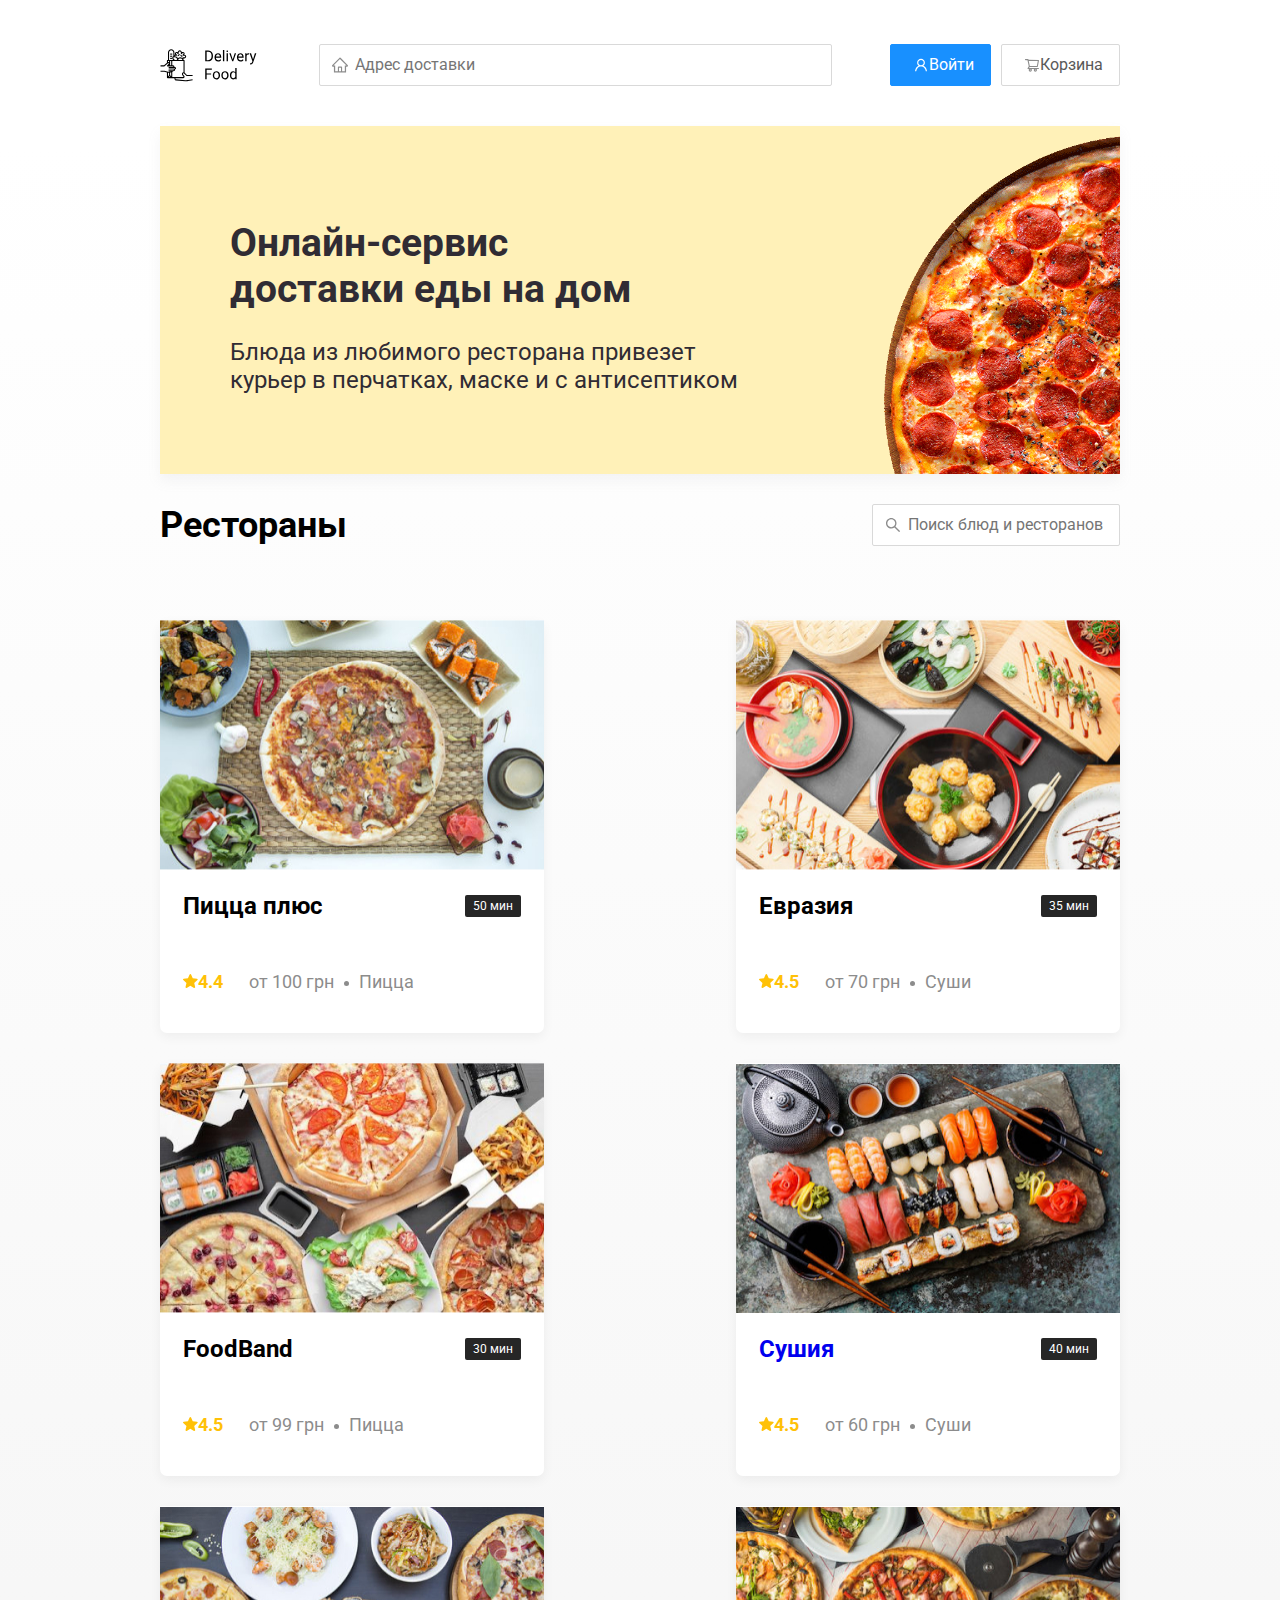
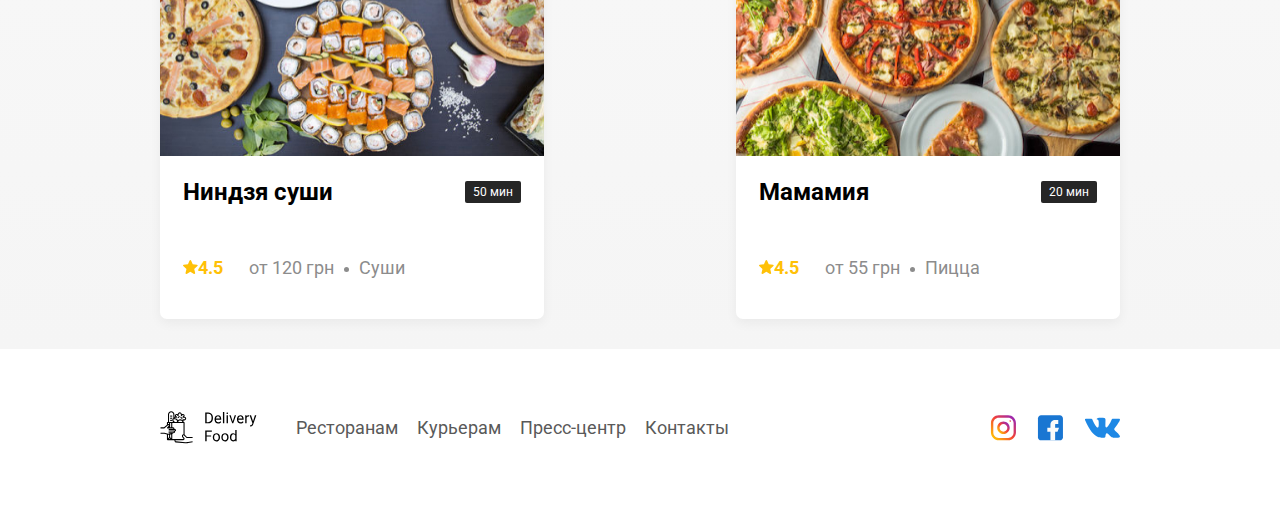
<file: alina/css/css/index.html>
<meta charset="utf-8">
<head>
  <title>Сушия - доставка еды на дом</title>
  <link href="https://fonts.googleapis.com/css2?family=Roboto:wght@400;700&display=swap" rel="stylesheet">
  <link rel="stylesheet" href="normalize.css">
  <link rel="stylesheet" href="style.css">
</head>
<body>
<div class="container">
  <header class="header">
    <a href="index.html" class="logo">
        <img src="image/logo.svg" alt="Logo"/>
    </a>
    <input type="text" class="input input-address" placeholder="Адрес доставки"/>
    <div class="buttons">
      <button class="button button-primary">
        <img src="./image/icon container.svg" alt="user" class="button-icon"/>
        <span class="button-text">Войти</span>
      </button>
      <button class="button">
        <img src="./image/icon container2.svg" alt="user2" class="button-icon"/>
        <span class="button-text">Корзина</span>
      </button>
    </div>
  </header>
</div>
<main class="main">
  <div class="container">
    <section class="promo">
      <h1 class="promo-title">Онлайн-сервис <br/> доставки еды на дом</h1>
      <p class="promo-text">Блюда из любимого ресторана привезет курьер в перчатках, маске и с антисептиком</p>
    </section>
    <section class="restaurants">
      <div class="section-heading">
        <h2 class="section-title">Рестораны</h2>
        <input type="text" class="input input-search" placeholder="Поиск блюд и ресторанов">
        </input>
      </div>
      <div class="cards">
        <div class="card">
          <img src="./image/card.jpg" alt="image" class="card-image"/>
          <div class="card-text">
            <div class="card-heading">
              <h3 class="card-title">Пицца плюс</h3>
              <span class="card-tag tag">50 мин</span>
            </div>
            <div class="card-info">
              <div class="rating"><img src="./image/star.svg" alt="rating">4.4</div>
              <div class="price">от 100 грн</div>
              <div class="category">Пицца</div>
            </div>
          </div>
        </div>
        <div class="card">
          <img src="./image/card2.jpg" alt="image" class="card-image"/>
          <div class="card-text">
            <div class="card-heading">
              <h3 class="card-title"> Евразия</h3>
              <span class="card-tag tag">35 мин</span>
            </div>
            <div class="card-info">
              <div class="rating"><img src="./image/star.svg" alt="rating">4.5</div>
              <div class="price">от 70 грн</div>
              <div class="category">Суши</div>
            </div>
          </div>
        </div>
        <div class="card">
          <img src="./image/card3.jpg" alt="image" class="card-image"/>
          <div class="card-text">
            <div class="card-heading">
              <h3 class="card-title">FoodBand</h3>
              <span class="card-tag tag">30 мин</span>
            </div>
            <div class="card-info">
              <div class="rating"><img src="./image/star.svg" alt="rating">4.5</div>
              <div class="price">от 99 грн</div>
              <div class="category">Пицца</div>
            </div>
          </div>
        </div>
        <a href="restaurant.html" class="card">
          <img src="./image/card4.jpg" alt="image" class="card-image"/>
          <div class="card-text">
            <div class="card-heading">
              <h3 class="card-title">Сушия</h3>
              <span class="card-tag tag">40 мин</span>
            </div>
            <div class="card-info">
              <div class="rating"><img src="./image/star.svg" alt="rating">4.5</div>
              <div class="price">от 60 грн</div>
              <div class="category">Суши</div>
            </div>
          </div>
        </a>
        <div class="card">
          <img src="./image/card5.jpg" alt="image" class="card-image"/>
          <div class="card-text">
            <div class="card-heading">
              <h3 class="card-title">Ниндзя суши</h3>
              <span class="card-tag tag">50 мин</span>
            </div>
            <div class="card-info">
              <div class="rating"><img src="./image/star.svg" alt="rating">4.5</div>
              <div class="price">от 120 грн</div>
              <div class="category">Суши</div>
            </div>
          </div>
        </div>
        <div class="card">
          <img src="./image/card6.jpg" alt="image" class="card-image"/>
          <div class="card-text">
            <div class="card-heading">
              <h3 class="card-title">Мамамия</h3>
              <span class="card-tag tag">20 мин</span>
            </div>
            <div class="card-info">
              <div class="rating"><img src="./image/star.svg" alt="rating">4.5</div>
              <div class="price">от 55 грн</div>
              <div class="category">Пицца</div>
            </div>
          </div>
        </div>
      </div>
    </section>
  </div>
</main>
<footer class="footer">
  <div class="container">
    <div class="footer-block">
      <img src="./image/logo.svg" alt="logo" class="logo footer-logo">
      <nav class="footer-nav">
        <a href="#" class="footer-link">Ресторанам</a>
        <a href="#" class="footer-link">Курьерам</a>
        <a href="#" class="footer-link">Пресс-центр</a>
        <a href="#" class="footer-link">Контакты</a>
      </nav>
      <div class="social-links">
        <a href="#" class="social-link"><img src="./image/instagram.svg" alt="instagram"></a>
        <a href="#" class="social-link"><img src="./image/facebook.svg" alt="facebook"></a>
        <a href="#" class="social-link"><img src="./image/vk.svg" alt="vk"></a>
      </div>
    </div>
  </div>
</footer>
</body>
</file>
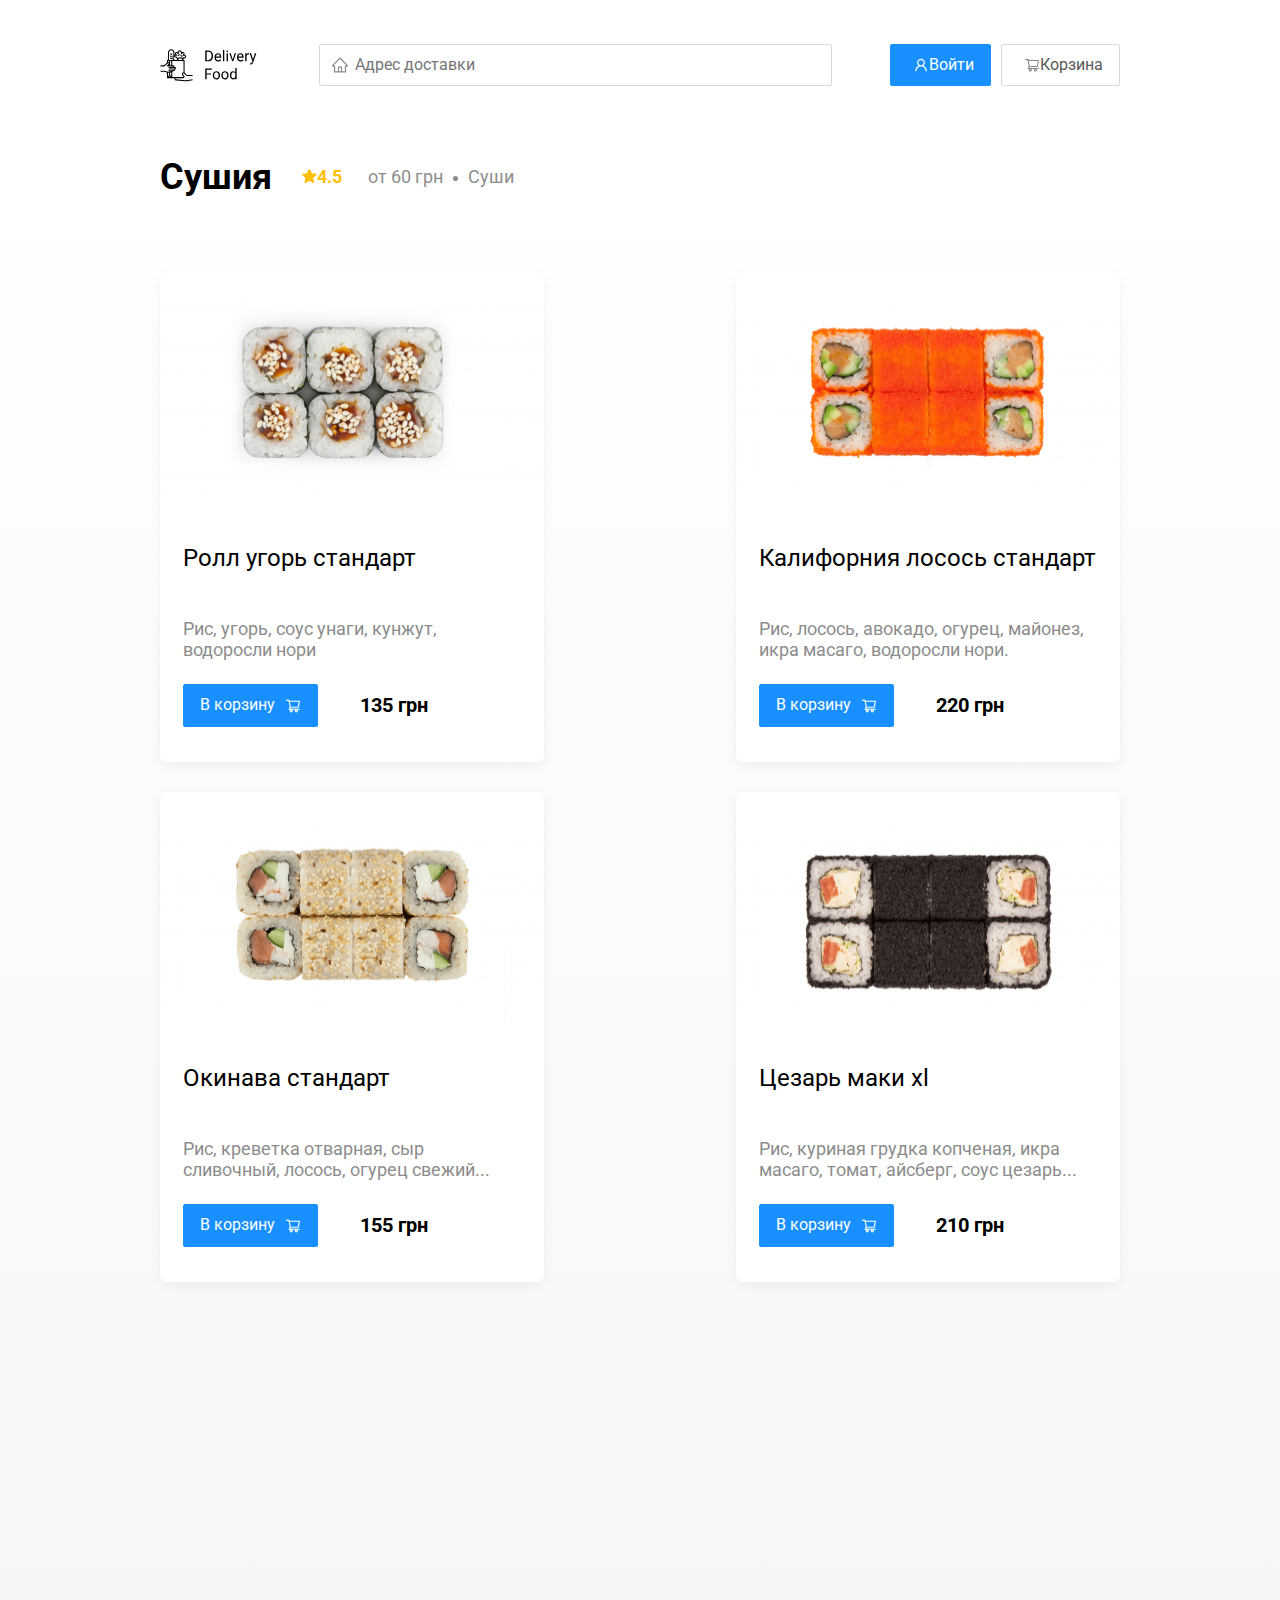
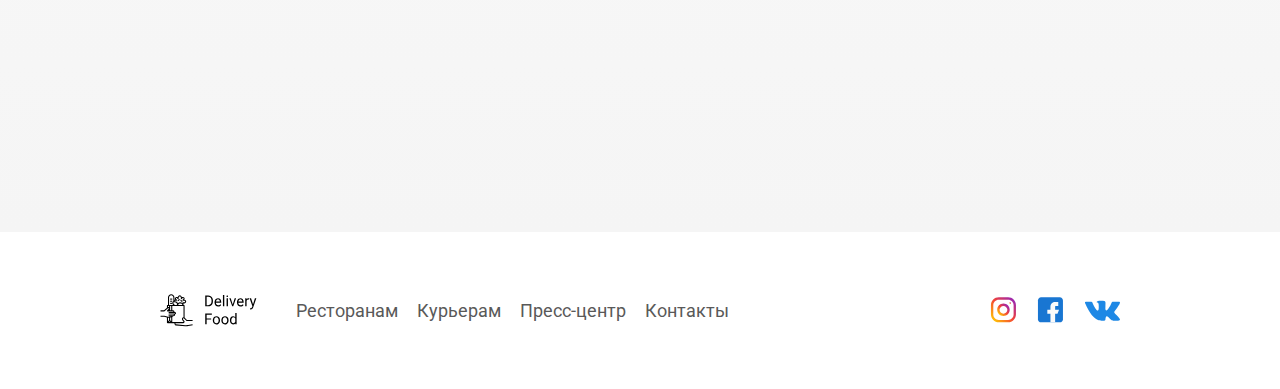
<file: alina/css/css/restaurant.html>
<meta charset="utf-8">
<head>
  <title>Сушия - доставка еды на дом</title>
  <link href="https://fonts.googleapis.com/css2?family=Roboto:wght@400;700&display=swap" rel="stylesheet">
  <link rel="stylesheet" href="normalize.css" />
  <link rel="stylesheet" href="animate.css" />
  <link rel="stylesheet" href="style.css" />
</head>
<body>
<div class="container">
  <header class="header">
    <a href="index.html" class="logo">
      <img src="image/logo.svg" alt="Logo"/>
    </a>
    <input type="text" class="input input-address" placeholder="Адрес доставки"/>
    <div class="buttons">
      <button class="button button-primary">
        <img src="./image/icon container.svg" alt="user" class="button-icon"/>
        <span class="button-text">Войти</span>
      </button>
      <button class="button" id="cart-button">
        <img src="./image/icon container2.svg" alt="user2" class="button-icon"/>
        <span class="button-text">Корзина</span>
      </button>
    </div>
  </header>
</div>
<main class="main">
  <div class="container">
    <section class="restaurants">
      <div class="section-heading">
        <h2 class="section-title">Сушия</h2>
        <div class="card-info">
          <div class="rating"><img src="./image/star.svg" alt="rating">4.5</div>
          <div class="price">от 60 грн</div>
          <div class="category">Суши</div>
        </div>
      </div>
      <div class="cards">
        <div class="card wow animated fadeInUp" data-wow-delay="0.2s">
          <img src="./image/menu1.svg" alt="image" class="card-image"/>
          <div class="card-text">
            <div class="card-heading">
              <h3 class="card-title card-title-reg">Ролл угорь стандарт</h3>
            </div>
            <div class="card-info">
              <div class="ingredients">Рис, угорь, соус унаги, кунжут, водоросли нори</div>
            </div>
            <div class="card-buttons">
              <button class="button button-primary">
                <span class="button-card-text">В корзину</span>
                <img src="./image/cart.svg" alt="shopping-cart" class="button-card-image">
              </button>
              <strong class="card-price-bold">135 грн</strong>
            </div>
          </div>
        </div>
        <div class="card wow animated fadeInUp" data-wow-delay="0.3s">
          <img src="./image/menu2.svg" alt="image" class="card-image"/>
          <div class="card-text">
            <div class="card-heading">
              <h3 class="card-title card-title-reg">Калифорния лосось стандарт</h3>
            </div>
            <div class="card-info">
              <div class="ingredients">Рис, лосось, авокадо, огурец, майонез, икра масаго, водоросли нори.</div>
            </div>
            <div class="card-buttons">
              <button class="button button-primary">
                <span class="button-card-text">В корзину</span>
                <img src="./image/cart.svg" alt="shopping-cart" class="button-card-image">
              </button>
              <strong class="card-price-bold">220 грн</strong>
            </div>
          </div>
        </div>
        <div class="card wow animated fadeInUp" data-wow-delay="0.4s">
          <img src="./image/menu3.svg" alt="image" class="card-image"/>
          <div class="card-text">
            <div class="card-heading">
              <h3 class="card-title card-title-reg">Окинава стандарт</h3>
            </div>
            <div class="card-info">
              <div class="ingredients"> Рис, креветка отварная, сыр сливочный, лосось, огурец свежий...</div>
            </div>
            <div class="card-buttons">
              <button class="button button-primary">
                <span class="button-card-text">В корзину</span>
                <img src="./image/cart.svg" alt="shopping-cart" class="button-card-image">
              </button>
              <strong class="card-price-bold">155 грн</strong>
            </div>
          </div>
        </div>
        <div class="card wow animated fadeInUp" data-wow-delay="0.5s">
          <img src="./image/menu4.svg" alt="image" class="card-image"/>
          <div class="card-text">
            <div class="card-heading">
              <h3 class="card-title card-title-reg">Цезарь маки хl</h3>
            </div>
            <div class="card-info">
              <div class="ingredients">Рис, куриная грудка копченая, икра масаго, томат, айсберг, соус цезарь...</div>
            </div>
            <div class="card-buttons">
              <button class="button button-primary">
                <span class="button-card-text">В корзину</span>
                <img src="./image/cart.svg" alt="shopping-cart" class="button-card-image">
              </button>
              <strong class="card-price-bold">210 грн</strong>
            </div>
          </div>
        </div>
        <div class="card wow animated fadeInUp" data-wow-delay="0.6s">
          <img src="./image/menu5.svg" alt="image" class="card-image"/>
          <div class="card-text">
            <div class="card-heading">
              <h3 class="card-title card-title-reg">Ясай маки стандарт 185 г</h3>
            </div>
            <div class="card-info">
              <div class="ingredients">Рис, помидор свежий, перец болгарский, авокадо, огурец, айсберг</div>
            </div>
            <div class="card-buttons">
              <button class="button button-primary">
                <span class="button-card-text">В корзину</span>
                <img src="./image/cart.svg" alt="shopping-cart" class="button-card-image">
              </button>
              <strong class="card-price-bold">99 грн</strong>
            </div>
          </div>
        </div>
        <div class="card wow animated fadeInUp" data-wow-delay="0.7s">
          <img src="./image/menu6.svg" alt="image" class="card-image"/>
          <div class="card-text">
            <div class="card-heading">
              <h3 class="card-title card-title-reg">Ролл с креветкой стандарт</h3>
            </div>
            <div class="card-info">
              <div class="ingredients">Рис, водоросли нори, креветки отварные, сыр сливочный, огурцы</div>
            </div>
            <div class="card-buttons">
              <button class="button button-primary">
                <span class="button-card-text">В корзину</span>
                <img src="./image/cart.svg" alt="shopping-cart" class="button-card-image">
              </button>
              <strong class="card-price-bold">240 грн</strong>
            </div>
          </div>
        </div>
      </div>
    </section>
  </div>
</main>
<footer class="footer">
  <div class="container">
    <div class="footer-block">
      <img src="./image/logo.svg" alt="logo" class="logo footer-logo">
      <nav class="footer-nav">
        <a href="#" class="footer-link">Ресторанам</a>
        <a href="#" class="footer-link">Курьерам</a>
        <a href="#" class="footer-link">Пресс-центр</a>
        <a href="#" class="footer-link">Контакты</a>
      </nav>
      <div class="social-links">
        <a href="#" class="social-link"><img src="./image/instagram.svg" alt="instagram"></a>
        <a href="#" class="social-link"><img src="./image/facebook.svg" alt="facebook"></a>
        <a href="#" class="social-link"><img src="./image/vk.svg" alt="vk"></a>
      </div>
    </div>
  </div>
</footer>
<div class="modal">
  <div class="modal-dialog">
    <div class="modal-header">
      <h3 class="modal-title">Корзина</h3>
      <button class="close">&times;</button>
    </div>
    <div class="modal-body">
      <div class="food-row">
        <span class="food-name">Ролл угорь стандарт</span>
        <strong class="food-price">135 грн</strong>
        <div class="food-counter">
          <button class="counter-button">-</button>
          <span class="counter">1</span>
          <button class="counter-button">+</button>

        </div>
      </div>
      <div class="food-row">
        <span class="food-name">Ролл угорь стандарт</span>
        <strong class="food-price">135 грн</strong>
        <div class="food-counter">
          <button class="counter-button">-</button>
          <span class="counter">1</span>
          <button class="counter-button">+</button>

        </div>
      </div>
      <div class="food-row">
        <span class="food-name">Ролл угорь стандарт</span>
        <strong class="food-price">135 грн</strong>
        <div class="food-counter">
          <button class="counter-button">-</button>
          <span class="counter">1</span>
          <button class="counter-button">+</button>

        </div>
      </div>
      <div class="food-row">
        <span class="food-name">Ролл угорь стандарт</span>
        <strong class="food-price">135 грн</strong>
        <div class="food-counter">
          <button class="counter-button">-</button>
          <span class="counter">1</span>
          <button class="counter-button">+</button>

        </div>
      </div>
    </div>
    <div class="modal-footer">
      <span class="modal-pricetag">560 грн</span>
      <div class="footer-buttons">
        <button class="button button-primary">Оформить заказ</button>
        <button class="button">Отмена</button>
      </div>
    </div>
  </div>
</div>
<script src="js/wow.min.js"></script>
<script src="js/main.js"></script>
</body>
</file>
<file: alina/css/css/style.css>
* {
    box-sizing: border-box;
}

body {
    font-family: 'Roboto', sans-serif;
    padding-top: 44px;
}

.container {
    max-width: 1200px;
    margin: auto;
}

.header {
    display: flex;
    align-items: center;
    justify-content: space-between;
    margin-bottom: 40px;
}

.input {
    background: #FFFFFF;
    border: 1px solid #D9D9D9;
    border-radius: 2px;
    font-size: 16px;
    line-height: 24px;
    padding: 8px;
    padding-left: 35px;
    background-repeat: no-repeat;
    background-position: left 11px center;
}

.input-address {
    flex: 0.8;
    background-image: url(./image/home.svg);
}

.input-search {
    max-width: 300px;
    background-image: url(./image/search.svg);
    margin-left: auto;
}

.buttons {
    display: flex;
    align-items: center;
}

.button {
    display: flex;
    align-items: center;
    padding: 8px 16px;
    background: #FFFFFF;
    border: 1px solid #D9D9D9;
    box-sizing: border-box;
    box-shadow: 0px 0px 2px rgba(0, 0, 0, 0.0015);
    border-radius: 2px;
    color: #595959;
    font-size: 16px;
    line-height: 24px;
}

.button-primary {
    background: #1890FF;
    border: 1px solid #1890FF;
    color: #FFFFFF;
    margin-right: 10px;
}

.button-icon {
    margin-left: 6px;
    vertical-align: middle;
}
.button-card-text {
margin-right: 10px;
}

.button-text {
    vertical-align: middle;
}

.promo {
    box-shadow: 0 7px 12px rgba(158, 158, 163, 0.1);
    background: #FFF1B8 url(./image/peperoni.png) no-repeat top right -100px / 600px;
    padding: 68px 70px;
    padding-bottom: 56px;
}

.promo-title {
    font-style: normal;
    font-weight: bold;
    font-size: 39px;
    line-height: 46px;
    color: #302C34;
}

.promo-text {
    font-style: normal;
    font-weight: normal;
    font-size: 24px;
    line-height: 28px;
    color: #302C34;
    max-width: 538px;
}

.main {
    background: linear-gradient(180deg, rgba(245, 245, 245, 0) 1.04%, #F5F5F5 100%);
}

.section-heading {
    display: flex;
    align-items: center;
    margin-bottom: 44px;
}

.section-title {
    font-style: normal;
    font-weight: bold;
    font-size: 36px;
    line-height: 42px;
    color: #000000;
    margin-right: 30px;
}

.cards {
    justify-content: space-between;
    align-items: flex-start;
    display: flex;
    flex-wrap: wrap;
}

.card {
    background: #FFFFFF;
    box-shadow: 0px 4px 12px rgba(0, 0, 0, 0.05);
    border-radius: 7px;
    margin-bottom: 30px;
    flex-basis: 31%;
    text-decoration: none;
}

.card-image {
    width: 384px;
    height: 250px;
}

.card-text {
    padding-top: 20px;
    padding-bottom: 35px;
    padding-left: 23px;
    padding-right: 23px;
}

.card-heading {
    display: flex;
    align-items: center;
    justify-content: space-between;
    margin-bottom: 44px;
}

.card-title {
    margin: 0;
    font-style: normal;
    font-weight: bold;
    font-size: 24px;
    line-height: 32px;
}

.card-title-reg {
    font-weight: 400;
}

.card-tag {
    background: #262626;
    border-radius: 2px;
    padding: 1px 8px;
    font-style: normal;
    font-weight: normal;
    font-size: 12px;
    line-height: 20px;
    color: #FFFFFF;
}

.card-info {
    display: flex;
    align-items: center;
}

.card-buttons {
    display: flex;
    align-items: center;
    margin-top: 24px;
}

.card-price-bold {
    font-style: normal;
    font-weight: bold;
    font-size: 20px;
    line-height: 32px;
    color: #000000;
    margin-left: 32px;
    
}

.rating {
    margin-right: 26px;
    color: #FFC107;
    font-style: normal;
    font-weight: bold;
    font-size: 18px;
    line-height: 32px;
}

.ingredients {
    font-size: 18px;
    line-height: 21px;
    color: #8C8C8C;
}

.price, .category {
    font-style: normal;
    font-weight: normal;
    font-size: 18px;
    line-height: 32px;
    color: #8C8C8C;
}

.price {
    margin-right: 10px;
}

.price:after {
    content: "";
    width: 5px;
    height: 5px;
    background-color: #8C8C8C;
    display: inline-block;
    vertical-align: middle;
    border-radius: 50%;
    margin-left: 10px;
}

.footer {
padding: 60px 0;
}

.footer-block {
    display: flex;
    align-items: center;
    justify-content: space-between;
}

.footer-nav {
    margin-left: 35px;
    margin-right: auto;

}

.footer-link {
    display: inline-block;
    color: #595959;
    text-decoration: none;
    font-style: normal;
    font-weight: normal;
    font-size: 18px;
    line-height: 21px;
}

.footer-link:not(:last-child) {
    margin-right: 15px;
}

.social-links {
    display: flex;
    align-items: center;
}

.social-link:not(:last-child) {
    margin-right: 21px;
}

.modal {
position: fixed;
left: 0;
top: 0;
width: 100%;
height: 100%;
background: rgba(0, 0, 0, 0.4);
display: none;
}

.is-open {
 display: flex;   
}

.modal-dialog {
max-width: 780px;
width: 95%;
background: #FFFFFF;
border-radius: 5px;
margin: auto;
padding: 40px 45px;
}

.modal-title {
margin: 0;
font-weight: bold;
font-size: 36px;
line-height: 42px;
}

.close {
font-size: 36px;
border: none;
background-color: transparent;
}

.modal-body {
    margin-bottom: 52px;
}

.food-row {
display: flex;
align-items: flex-start;
justify-content: space-between;
padding-bottom: 8px;
border-bottom: 1px solid #D9D9D9;
margin-bottom: 15px;
}

.food-name {
font-weight: normal;
font-size: 18px;
line-height: 32px;
}

.food-price {
margin-left: auto;
margin-right: 47px;
font-weight: bold;
font-size: 20px;
line-height: 32px;
color: #000000;
}

.food-counter {
display: flex;
align-items: center;
}

.counter-button {
display: flex;
align-items: center;
justify-content: center;    
width: 39px;
height: 32px;
border: 1px solid #40A9FF;
box-sizing: border-box;
border-radius: 2px;
font-weight: normal;
font-size: 14px;
line-height: 22px;
color: #40A9FF;
}

.counter {
font-size: 16px;
line-height: 24px;
margin-left: 10px;
margin-right: 10px;
}

.modal-header {
display: flex;
align-items: center;
justify-content: space-between;
margin-bottom: 45px;
}

.modal-footer {
    display: flex;
    align-items: center;
    justify-content: space-between;
}

.footer-buttons {
    display: flex;
    align-items: center;

}

.modal-pricetag {
background: #262626;
border-radius: 5px;
color: #FFFFFF;
padding: 15px 20px;
}

@media(max-width: 1366px) {
    .container {
        max-width: 960px;
    }
    .promo {
        background-position: top right -300px;
        background-size: 550px;
    }

}

@media(max-width: 922px) {
    .container {
        max-width: 750px;
    }
    .promo {
        padding: 50px;
        background-size: 500px;
        background-position: center right -200px;
    }

    .promo-text {
        font-size: 18px;
        max-width: 400px;
    }

    .card {
        flex-basis: 49%;
    }

    .footer-link {
        font-size: 16px;
    }
}

@media(max-width: 768px) {
    .container {
        max-width: 560px;
    }
    .card-info {
        flex-wrap: wrap;
    }

    .card .rating {
        flex-basis: 100%;
    }

    .card-title {
        font-size: 18px;
    }
    .promo {
        background-position: bottom 50px right -200px;
        background-size: 400px;
    }
    .promo-title {
        font-size: 24px;
        line-height: 1.4;
    }

    .promo-text {
        margin-top: 0;
    }
}   

@media(max-width: 578px) {
    .container {
        width: 90%;
    }

    .header {
        flex-wrap: wrap;
    }

    .input-address {
        margin-top: 15px;
        order: 5;
        flex: 1;
    }
    .promo {
        background-image: none;
    }

    .promo-title {
        margin-bottom: 10px;
    }
    .section-title {
        font-size: 20px;
    }
    .card {
        flex-basis: 100%;
    }

    .card-image {
        width: 100%;
    }
    
    .footer {
        padding: 30px 0;
    }

    .footer-block {
        align-items: flex-start;
    }

    .footer-nav {
        margin-left: 0;
        margin-right: 0;
        order: 0;
        display: flex;
        flex-direction: column;
    }

    .footer-logo {
        margin-right: 15px;
        order: 1;
    }

    .social-links {
        order: 2;
    }

}    

@media(max-width: 480px) {
    .button-text {
        display: none;
    }
    .button-icon {
        margin: 0;
    }

    .button {
        min-height: 40px;
    }
    .promo {
        padding: 20px;
    }

    .section-heading {
        flex-wrap: wrap;
    }

    .footer-block {
        flex-wrap: wrap;
        flex-direction: column;
    }

    .footer-logo {
        order: 0;
        margin-bottom: 20px;
    }

    .footer-nav {
        margin-bottom: 20px;
        text-align: center;
    }

    .footer-link:not(:last-child) {
        margin-right: 0;
    }

}
</file>
